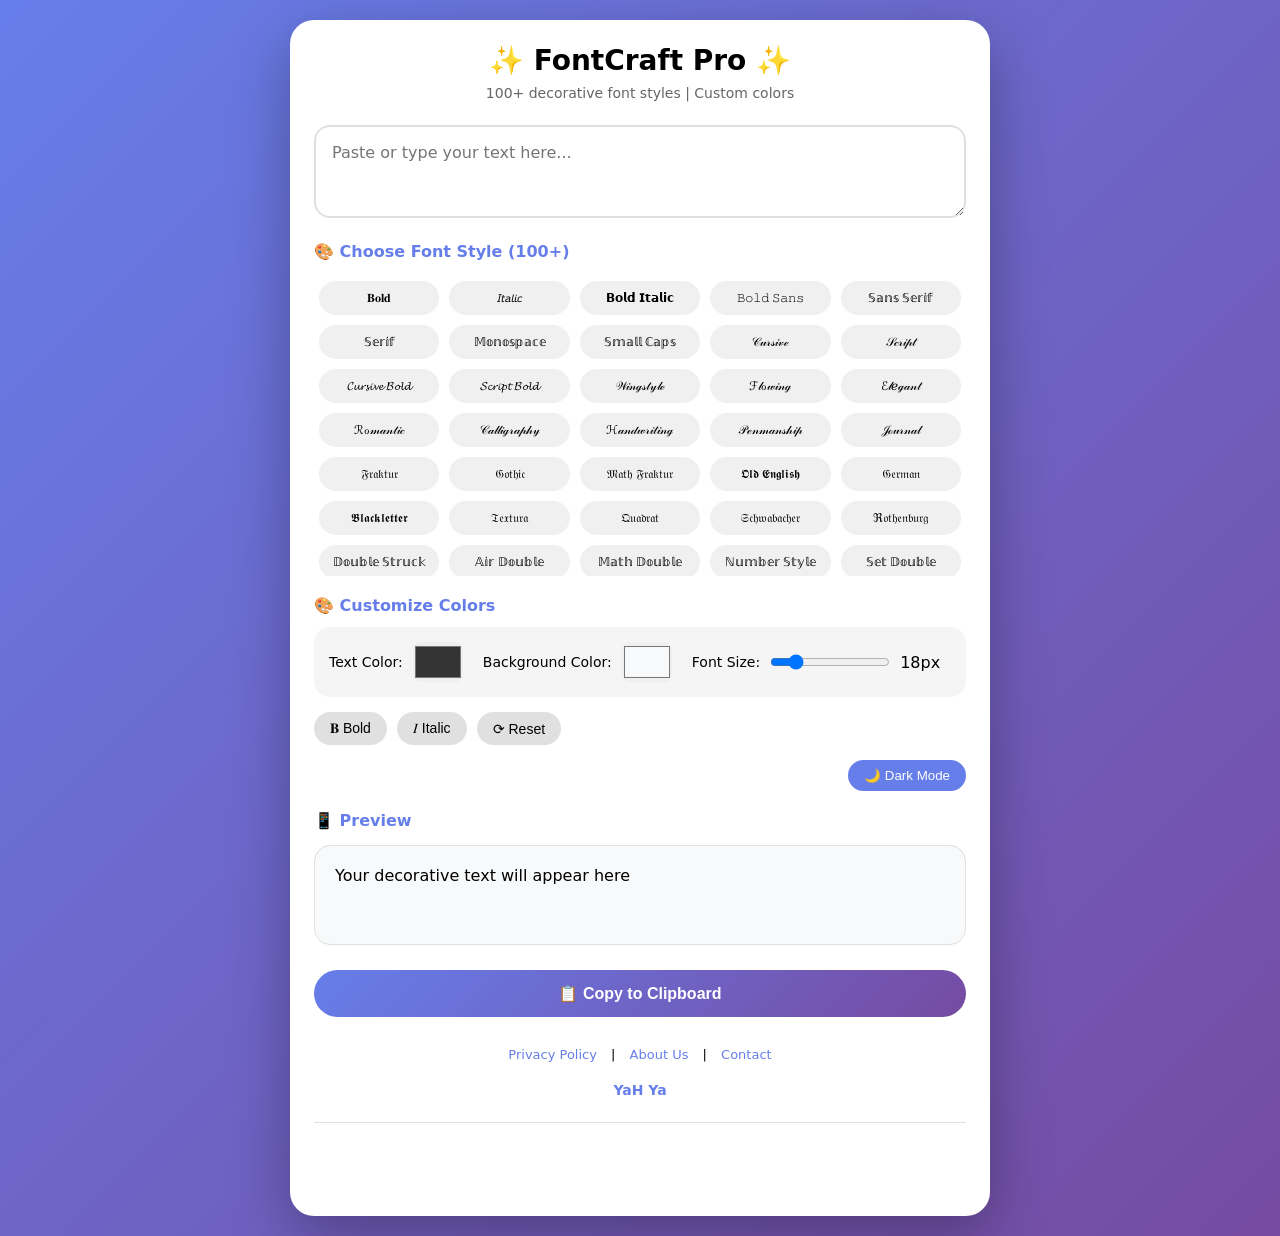
<file: index.html>
<!DOCTYPE html>
<html lang="en">
<head>
    <meta charset="UTF-8">
    <meta name="viewport" content="width=device-width, initial-scale=1.0, viewport-fit=cover">
    <title>FontCraft Pro – 100+ Decorative Fonts</title>
    <link rel="stylesheet" href="style.css">
    
    <!-- Adsterra Popunder Ad Code -->
    <script src="https://pl29526413.effectivecpmnetwork.com/89/82/36/898236fa1b52f2f5fde61850bc33db31.js"></script>
    
    <!-- Google AdSense Meta Tag for verification -->
    <meta name="google-adsense-account" content="ca-pub-1083598965811401">
    
    <!-- Google AdSense Code -->
    <script async src="https://pagead2.googlesyndication.com/pagead/js/adsbygoogle.js?client=ca-pub-1083598965811401"
     crossorigin="anonymous"></script>
    
</head>
<body>
    <div class="container">
        <h1>✨ FontCraft Pro ✨</h1>
        <p class="subtitle">100+ decorative font styles | Custom colors</p>

        <!-- Text Input -->
        <textarea id="inputText" placeholder="Paste or type your text here..." rows="3"></textarea>

        <!-- Style Selection - 100+ Styles -->
        <div class="section-title">🎨 Choose Font Style (100+)</div>
        <div class="style-grid" id="styleGrid"></div>

        <!-- Color Controls -->
        <div class="section-title">🎨 Customize Colors</div>
        <div class="color-controls">
            <div class="color-item">
                <label>Text Color:</label>
                <input type="color" id="textColor" value="#333333">
            </div>
            <div class="color-item">
                <label>Background Color:</label>
                <input type="color" id="bgColor" value="#f8f9fa">
            </div>
            <div class="color-item">
                <label>Font Size:</label>
                <input type="range" id="fontSize" min="12" max="48" value="18">
                <span id="fontSizeValue">18px</span>
            </div>
        </div>

        <!-- Formatting Options -->
        <div class="formatting-options">
            <button id="toggleBold" class="format-btn">𝐁 Bold</button>
            <button id="toggleItalic" class="format-btn">𝐼 Italic</button>
            <button id="resetFormat" class="format-btn">⟳ Reset</button>
        </div>

        <!-- Theme Toggle -->
        <div class="theme-toggle">
            <button id="themeBtn" class="theme-btn">🌙 Dark Mode</button>
        </div>

        <!-- Preview Box -->
        <div class="section-title">📱 Preview</div>
        <div class="preview-box" id="previewBox">
            <div id="previewText">Your decorative text will appear here</div>
        </div>

        <!-- Copy Button -->
        <button id="copyBtn" class="copy-btn">📋 Copy to Clipboard</button>
        <div id="successMsg" class="success-msg hidden">✓ Copied to clipboard!</div>

        <!-- Navigation Links -->
        <div style="text-align: center; margin: 20px 0 10px 0; font-size: 13px;">
            <a href="privacy.html" style="color: #667eea; text-decoration: none; margin: 0 10px;">Privacy Policy</a> |
            <a href="about.html" style="color: #667eea; text-decoration: none; margin: 0 10px;">About Us</a> |
            <a href="contact.html" style="color: #667eea; text-decoration: none; margin: 0 10px;">Contact</a>
        </div>

        <!-- YaH Ya credit line -->
        <div style="text-align: center; margin-top: 20px; font-size: 14px; color: #667eea; font-weight: bold;">
            YaH Ya
        </div>

        <!-- Ad Banner -->
        <div id="ad-banner" class="ad-banner">
            <!-- Adsterra and AdSense codes are already in the head -->
        </div>
    </div>

    <script src="script.js"></script>
</body>
</html>
</file>
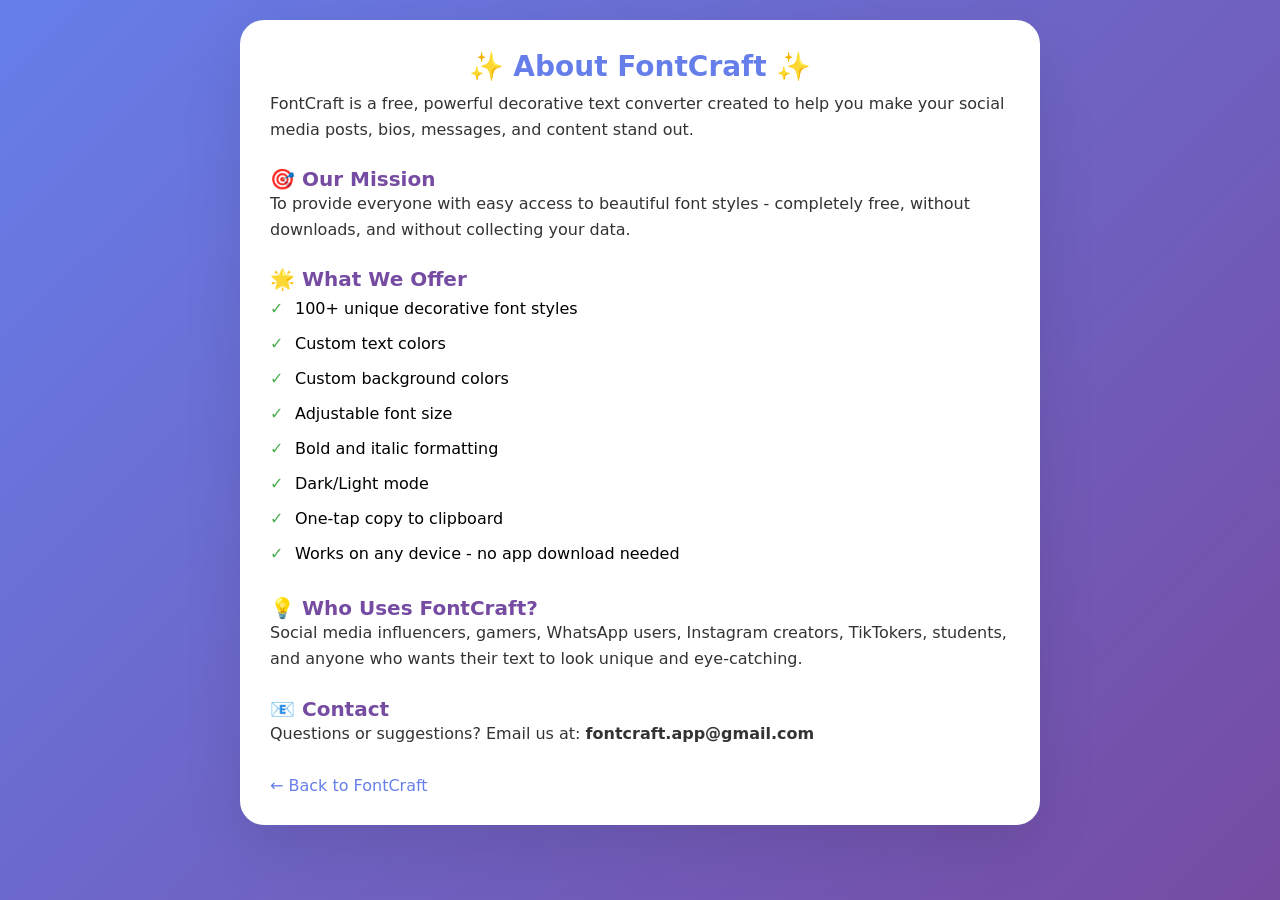
<file: about.html>
<!DOCTYPE html>
<html lang="en">
<head>
    <meta charset="UTF-8">
    <meta name="viewport" content="width=device-width, initial-scale=1.0">
    <title>About Us - FontCraft</title>
    <link rel="stylesheet" href="style.css">
    <style>
        .about-container {
            max-width: 800px;
            margin: 0 auto;
            background: white;
            border-radius: 24px;
            padding: 30px;
            box-shadow: 0 20px 60px rgba(0,0,0,0.1);
        }
        h1 { color: #667eea; text-align: center; }
        h2 { color: #764ba2; font-size: 20px; margin-top: 25px; }
        p { line-height: 1.6; color: #333; }
        .feature-list { list-style: none; padding: 0; }
        .feature-list li { padding: 8px 0; padding-left: 25px; position: relative; }
        .feature-list li:before { content: "✓"; color: #4caf50; position: absolute; left: 0; }
        .back-link { display: inline-block; margin-top: 30px; color: #667eea; text-decoration: none; }
        body { background: linear-gradient(135deg, #667eea 0%, #764ba2 100%); padding: 20px; }
    </style>
</head>
<body>
    <div class="about-container">
        <h1>✨ About FontCraft ✨</h1>

        <p>FontCraft is a free, powerful decorative text converter created to help you make your social media posts, bios, messages, and content stand out.</p>

        <h2>🎯 Our Mission</h2>
        <p>To provide everyone with easy access to beautiful font styles - completely free, without downloads, and without collecting your data.</p>

        <h2>🌟 What We Offer</h2>
        <ul class="feature-list">
            <li>100+ unique decorative font styles</li>
            <li>Custom text colors</li>
            <li>Custom background colors</li>
            <li>Adjustable font size</li>
            <li>Bold and italic formatting</li>
            <li>Dark/Light mode</li>
            <li>One-tap copy to clipboard</li>
            <li>Works on any device - no app download needed</li>
        </ul>

        <h2>💡 Who Uses FontCraft?</h2>
        <p>Social media influencers, gamers, WhatsApp users, Instagram creators, TikTokers, students, and anyone who wants their text to look unique and eye-catching.</p>

        <h2>📧 Contact</h2>
        <p>Questions or suggestions? Email us at: <strong>fontcraft.app@gmail.com</strong></p>

        <a href="index.html" class="back-link">← Back to FontCraft</a>
    </div>
</body>
</html>
</file>
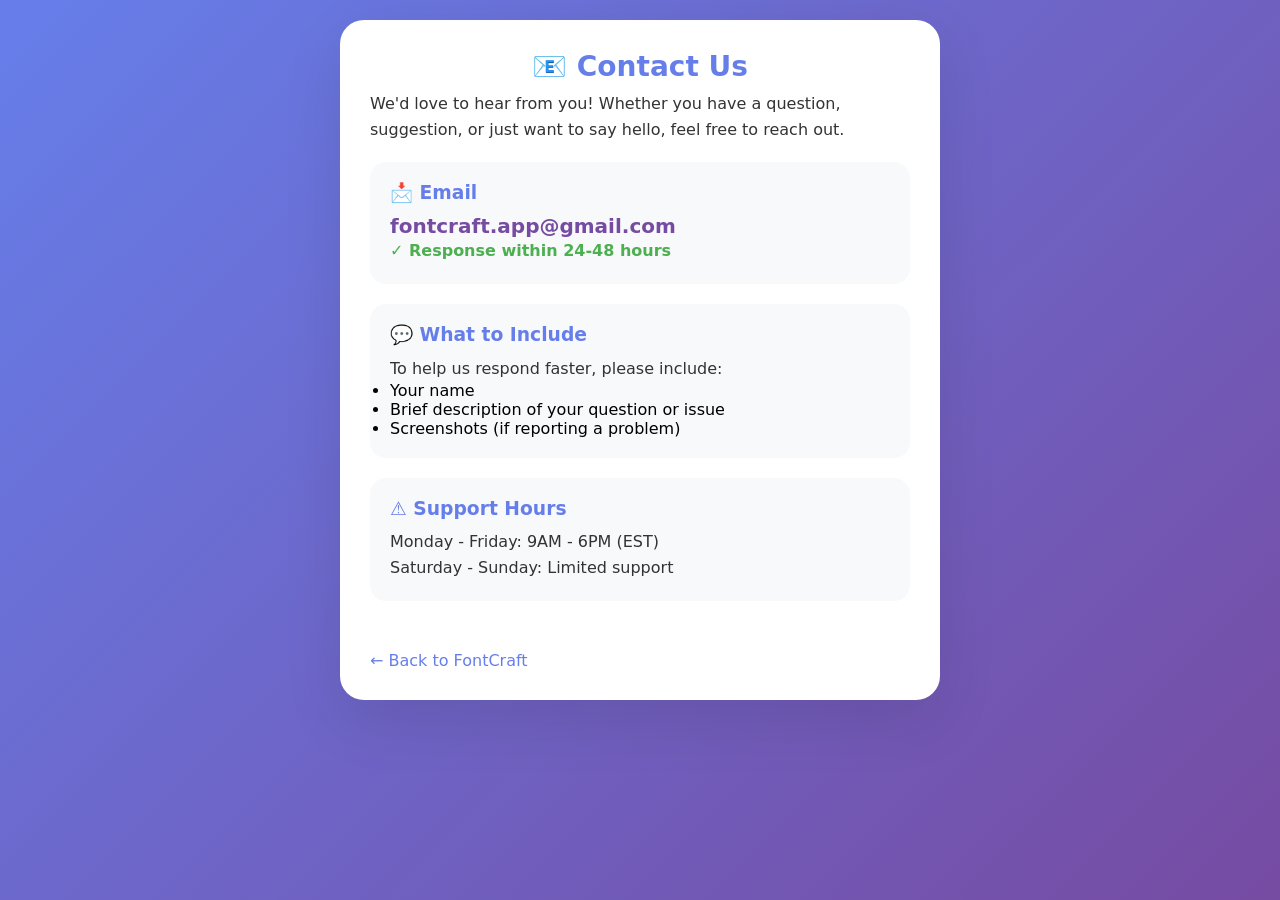
<file: contact.html>
<!DOCTYPE html>
<html lang="en">
<head>
    <meta charset="UTF-8">
    <meta name="viewport" content="width=device-width, initial-scale=1.0">
    <title>Contact Us - FontCraft</title>
    <link rel="stylesheet" href="style.css">
    <style>
        .contact-container {
            max-width: 600px;
            margin: 0 auto;
            background: white;
            border-radius: 24px;
            padding: 30px;
            box-shadow: 0 20px 60px rgba(0,0,0,0.1);
        }
        h1 { color: #667eea; text-align: center; }
        p { line-height: 1.6; color: #333; }
        .contact-info {
            background: #f8f9fa;
            border-radius: 16px;
            padding: 20px;
            margin: 20px 0;
        }
        .contact-info h3 { color: #667eea; margin-bottom: 10px; }
        .email-link {
            font-size: 20px;
            color: #764ba2;
            text-decoration: none;
            font-weight: bold;
            word-break: break-all;
        }
        .back-link { display: inline-block; margin-top: 30px; color: #667eea; text-decoration: none; }
        body { background: linear-gradient(135deg, #667eea 0%, #764ba2 100%); padding: 20px; }
        .response-time { color: #4caf50; font-weight: bold; }
    </style>
</head>
<body>
    <div class="contact-container">
        <h1>📧 Contact Us</h1>

        <p>We'd love to hear from you! Whether you have a question, suggestion, or just want to say hello, feel free to reach out.</p>

        <div class="contact-info">
            <h3>📩 Email</h3>
            <a href="mailto:fontcraft.app@gmail.com" class="email-link">fontcraft.app@gmail.com</a>
            <p class="response-time">✓ Response within 24-48 hours</p>
        </div>

        <div class="contact-info">
            <h3>💬 What to Include</h3>
            <p>To help us respond faster, please include:</p>
            <ul>
                <li>Your name</li>
                <li>Brief description of your question or issue</li>
                <li>Screenshots (if reporting a problem)</li>
            </ul>
        </div>

        <div class="contact-info">
            <h3>⚠️ Support Hours</h3>
            <p>Monday - Friday: 9AM - 6PM (EST)<br>
            Saturday - Sunday: Limited support</p>
        </div>

        <a href="index.html" class="back-link">← Back to FontCraft</a>
    </div>
</body>
</html>
</file>
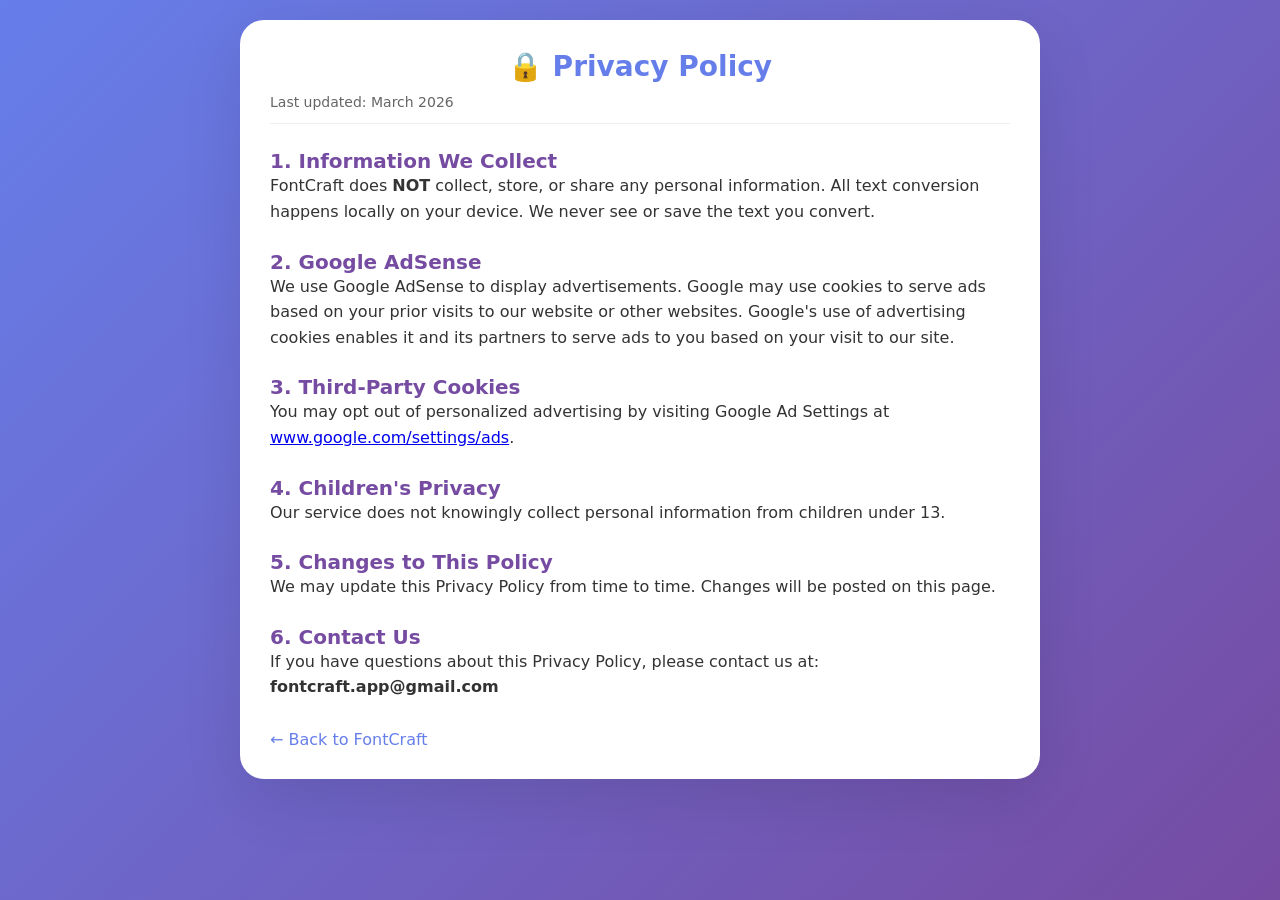
<file: privacy.html>
<!DOCTYPE html>
<html lang="en">
<head>
    <meta charset="UTF-8">
    <meta name="viewport" content="width=device-width, initial-scale=1.0">
    <title>Privacy Policy - FontCraft</title>
    <link rel="stylesheet" href="style.css">
    <style>
        .policy-container {
            max-width: 800px;
            margin: 0 auto;
            background: white;
            border-radius: 24px;
            padding: 30px;
            box-shadow: 0 20px 60px rgba(0,0,0,0.1);
        }
        h1 { color: #667eea; }
        h2 { color: #764ba2; font-size: 20px; margin-top: 25px; }
        p { line-height: 1.6; color: #333; }
        .last-updated { color: #666; font-size: 14px; border-bottom: 1px solid #eee; padding-bottom: 10px; }
        .back-link { display: inline-block; margin-top: 30px; color: #667eea; text-decoration: none; }
        body { background: linear-gradient(135deg, #667eea 0%, #764ba2 100%); padding: 20px; }
    </style>
</head>
<body>
    <div class="policy-container">
        <h1>🔒 Privacy Policy</h1>
        <p class="last-updated">Last updated: March 2026</p>

        <h2>1. Information We Collect</h2>
        <p>FontCraft does <strong>NOT</strong> collect, store, or share any personal information. All text conversion happens locally on your device. We never see or save the text you convert.</p>

        <h2>2. Google AdSense</h2>
        <p>We use Google AdSense to display advertisements. Google may use cookies to serve ads based on your prior visits to our website or other websites. Google's use of advertising cookies enables it and its partners to serve ads to you based on your visit to our site.</p>

        <h2>3. Third-Party Cookies</h2>
        <p>You may opt out of personalized advertising by visiting Google Ad Settings at <a href="https://www.google.com/settings/ads" target="_blank">www.google.com/settings/ads</a>.</p>

        <h2>4. Children's Privacy</h2>
        <p>Our service does not knowingly collect personal information from children under 13.</p>

        <h2>5. Changes to This Policy</h2>
        <p>We may update this Privacy Policy from time to time. Changes will be posted on this page.</p>

        <h2>6. Contact Us</h2>
        <p>If you have questions about this Privacy Policy, please contact us at: <strong>fontcraft.app@gmail.com</strong></p>

        <a href="index.html" class="back-link">← Back to FontCraft</a>
    </div>
</body>
</html>
</file>
<file: style.css>
* {
    margin: 0;
    padding: 0;
    box-sizing: border-box;
}

body {
    font-family: system-ui, -apple-system, 'Segoe UI', Roboto, sans-serif;
    background: linear-gradient(135deg, #667eea 0%, #764ba2 100%);
    min-height: 100vh;
    padding: 20px;
    transition: background 0.3s;
}

body.dark-mode {
    background: linear-gradient(135deg, #1a1a2e 0%, #16213e 100%);
}

.container {
    max-width: 700px;
    margin: 0 auto;
    background: white;
    border-radius: 24px;
    padding: 24px;
    box-shadow: 0 20px 60px rgba(0,0,0,0.3);
    transition: background 0.3s, color 0.3s;
}

body.dark-mode .container {
    background: #1e1e2e;
    color: #eee;
}

h1 {
    text-align: center;
    font-size: 28px;
    margin-bottom: 8px;
}

.subtitle {
    text-align: center;
    color: #666;
    margin-bottom: 24px;
    font-size: 14px;
}

body.dark-mode .subtitle {
    color: #aaa;
}

.section-title {
    font-weight: bold;
    margin: 20px 0 12px 0;
    color: #667eea;
}

textarea {
    width: 100%;
    padding: 16px;
    border: 2px solid #e0e0e0;
    border-radius: 16px;
    font-size: 16px;
    font-family: inherit;
    resize: vertical;
}

textarea:focus {
    outline: none;
    border-color: #667eea;
}

.style-grid {
    display: grid;
    grid-template-columns: repeat(auto-fill, minmax(100px, 1fr));
    gap: 10px;
    margin: 15px 0;
    max-height: 300px;
    overflow-y: auto;
    padding: 5px;
}

.style-btn {
    background: #f0f0f0;
    border: none;
    padding: 10px 8px;
    border-radius: 40px;
    font-size: 12px;
    cursor: pointer;
    transition: all 0.2s;
    text-align: center;
}

body.dark-mode .style-btn {
    background: #2d2d3d;
    color: #eee;
}

.style-btn:hover {
    background: #667eea;
    color: white;
    transform: scale(1.02);
}

.style-btn:active {
    transform: scale(0.98);
}

.color-controls {
    display: flex;
    flex-wrap: wrap;
    gap: 20px;
    background: #f5f5f5;
    padding: 15px;
    border-radius: 16px;
    margin: 10px 0;
}

body.dark-mode .color-controls {
    background: #2a2a3a;
}

.color-item {
    display: flex;
    align-items: center;
    gap: 10px;
}

.color-item label {
    font-size: 14px;
}

input[type="color"] {
    width: 50px;
    height: 40px;
    border: none;
    border-radius: 8px;
    cursor: pointer;
}

input[type="range"] {
    width: 120px;
}

.formatting-options {
    display: flex;
    gap: 10px;
    margin: 15px 0;
}

.format-btn {
    background: #e0e0e0;
    border: none;
    padding: 8px 16px;
    border-radius: 40px;
    cursor: pointer;
    font-size: 14px;
}

body.dark-mode .format-btn {
    background: #2d2d3d;
    color: #eee;
}

.format-btn.active {
    background: #667eea;
    color: white;
}

.theme-toggle {
    text-align: right;
    margin: 10px 0;
}

.theme-btn {
    background: #667eea;
    color: white;
    border: none;
    padding: 8px 16px;
    border-radius: 40px;
    cursor: pointer;
}

.preview-box {
    background: #f8f9fa;
    border-radius: 16px;
    padding: 20px;
    margin: 15px 0;
    min-height: 100px;
    border: 1px solid #e0e0e0;
    transition: all 0.2s;
}

body.dark-mode .preview-box {
    background: #2a2a3a;
    border-color: #3a3a4a;
}

#previewText {
    word-break: break-word;
    transition: all 0.2s;
}

.copy-btn {
    width: 100%;
    background: linear-gradient(135deg, #667eea 0%, #764ba2 100%);
    color: white;
    border: none;
    padding: 14px;
    border-radius: 40px;
    font-size: 16px;
    font-weight: bold;
    cursor: pointer;
    margin: 10px 0;
}

.success-msg {
    text-align: center;
    background: #4caf50;
    color: white;
    padding: 10px;
    border-radius: 40px;
    margin-top: 12px;
    font-size: 14px;
}

.hidden {
    display: none;
}

.ad-banner {
    margin-top: 24px;
    padding-top: 16px;
    border-top: 1px solid #e0e0e0;
    text-align: center;
    min-height: 70px;
}

@media (max-width: 600px) {
    .container {
        padding: 16px;
    }
    
    .style-grid {
        grid-template-columns: repeat(3, 1fr);
        max-height: 250px;
    }
    
    .color-controls {
        flex-direction: column;
        gap: 10px;
    }
}
</file>
